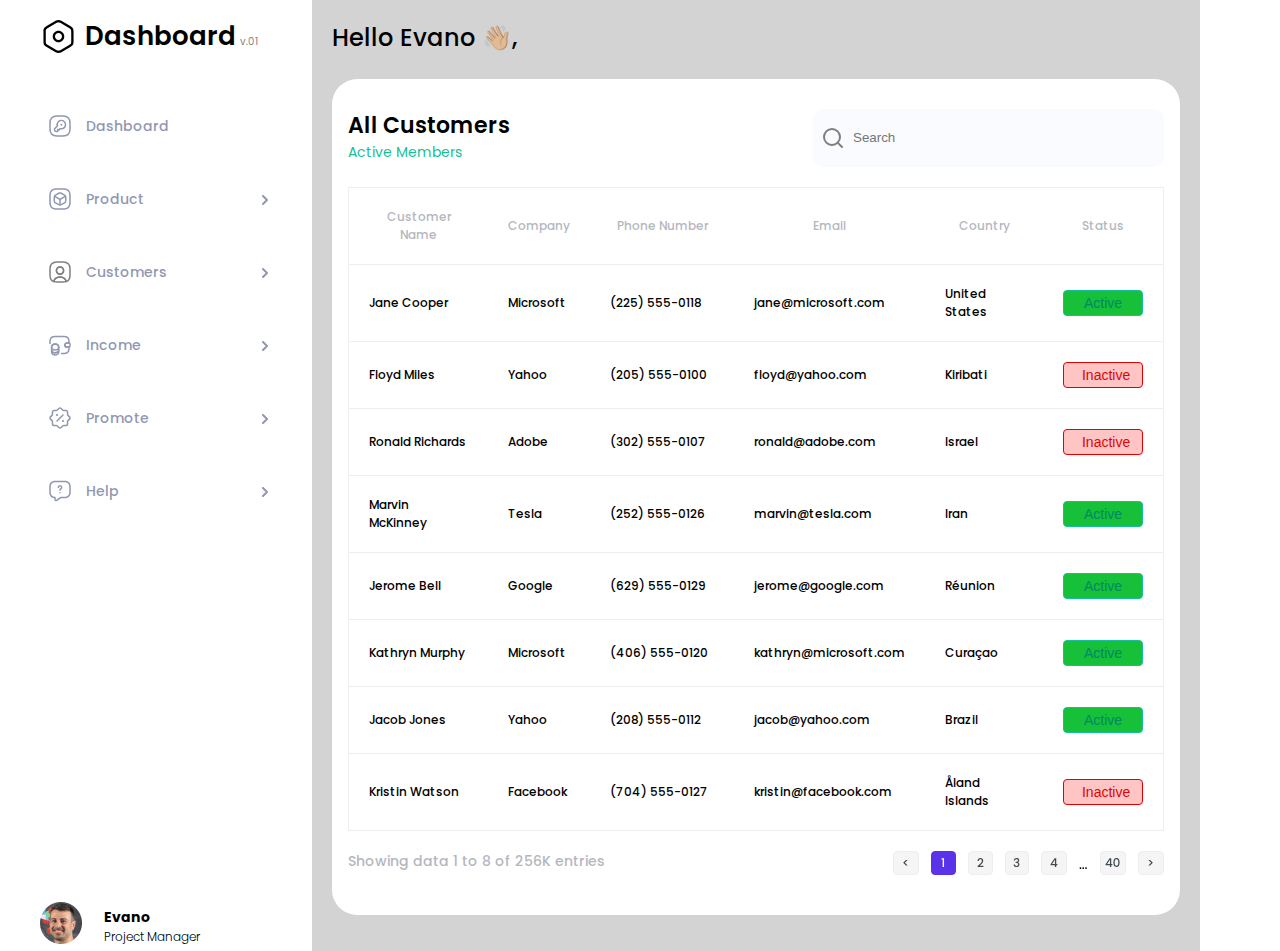
<file: index.html>
<!DOCTYPE html>
<html lang="en">
  <head>
    <meta charset="UTF-8" />
    <meta name="viewport" content="width=device-width, initial-scale=1.0" />
    <link rel="preconnect" href="https://fonts.googleapis.com" />
    <link rel="preconnect" href="https://fonts.gstatic.com" crossorigin />
    <link
      href="https://fonts.googleapis.com/css2?family=Poppins:wght@400;600;700&display=swap"
      rel="stylesheet"
    />
    <link rel="stylesheet" href="style.css" />
    <title>Dashboard</title>
  </head>
  <body>
    <div class="container">
      <div class="side-menu">
        <div>
          <div class="title-part">
            <img width="37" height="37" src="./icon/general.svg" alt="" />
            <span class="title-locat-helper">
              <h1 class="genelal-title">Dashboard</h1>
              <p class="genelal-title-version">v.01</p></span
            >
          </div>
          <div>
            <ul class="menu-list">
              <li class="menu-item">
                <div class="menu-item-name-and-icon">
                  <svg
                    width="24"
                    height="24"
                    viewBox="0 0 24 24"
                    fill="none"
                    xmlns="http://www.w3.org/2000/svg"
                    class="menu-item-img"
                  >
                    <path
                      d="M9 22H15C20 22 22 20 22 15V9C22 4 20 2 15 2H9C4 2 2 4 2 9V15C2 20 4 22 9 22Z"
                      stroke="#9197B3"
                      stroke-width="1.5"
                      stroke-linecap="round"
                      stroke-linejoin="round"
                    />
                    <path
                      d="M16.28 13.61C15.15 14.74 13.53 15.09 12.1 14.64L9.51001 17.22C9.33001 17.41 8.96001 17.53 8.69001 17.49L7.49001 17.33C7.09001 17.28 6.73001 16.9 6.67001 16.51L6.51001 15.31C6.47001 15.05 6.60001 14.68 6.78001 14.49L9.36001 11.91C8.92001 10.48 9.26001 8.86001 10.39 7.73001C12.01 6.11001 14.65 6.11001 16.28 7.73001C17.9 9.34001 17.9 11.98 16.28 13.61Z"
                      stroke="#9197B3"
                      stroke-width="1.5"
                      stroke-miterlimit="10"
                      stroke-linecap="round"
                      stroke-linejoin="round"
                    />
                    <path
                      d="M10.45 16.28L9.59998 15.42"
                      stroke="#9197B3"
                      stroke-width="1.5"
                      stroke-miterlimit="10"
                      stroke-linecap="round"
                      stroke-linejoin="round"
                    />
                    <path
                      d="M13.3945 10.7H13.4035"
                      stroke="#9197B3"
                      stroke-width="2"
                      stroke-linecap="round"
                      stroke-linejoin="round"
                    />
                  </svg>
                  <p class="menu-item-paragrapher">Dashboard</p>
                </div>
              </li>
              <li class="menu-item">
                <div class="menu-item-name-and-icon">
                  <svg
                    width="24"
                    height="24"
                    viewBox="0 0 24 24"
                    fill="none"
                    xmlns="http://www.w3.org/2000/svg"
                    class="menu-item-img"
                  >
                    <path
                      d="M15 22.75H9C3.57 22.75 1.25 20.43 1.25 15V9C1.25 3.57 3.57 1.25 9 1.25H15C20.43 1.25 22.75 3.57 22.75 9V15C22.75 20.43 20.43 22.75 15 22.75ZM9 2.75C4.39 2.75 2.75 4.39 2.75 9V15C2.75 19.61 4.39 21.25 9 21.25H15C19.61 21.25 21.25 19.61 21.25 15V9C21.25 4.39 19.61 2.75 15 2.75H9Z"
                      fill="#9197B3"
                    />
                    <path
                      d="M12.0006 13.0797C11.8706 13.0797 11.7406 13.0497 11.6206 12.9797L6.32061 9.9197C5.96061 9.7097 5.84059 9.2497 6.05059 8.8997C6.26059 8.5397 6.72061 8.4197 7.07061 8.6297L11.9906 11.4797L16.8806 8.6497C17.2406 8.4397 17.7006 8.5697 17.9006 8.9197C18.1006 9.2697 17.9806 9.7397 17.6306 9.9397L12.3706 12.9797C12.2606 13.0397 12.1306 13.0797 12.0006 13.0797Z"
                      fill="#9197B3"
                    />
                    <path
                      d="M12 18.5201C11.59 18.5201 11.25 18.1801 11.25 17.7701V12.3301C11.25 11.9201 11.59 11.5801 12 11.5801C12.41 11.5801 12.75 11.9201 12.75 12.3301V17.7701C12.75 18.1801 12.41 18.5201 12 18.5201Z"
                      fill="#9197B3"
                    />
                    <path
                      d="M12.0002 18.7498C11.4202 18.7498 10.8503 18.6198 10.3903 18.3698L7.19025 16.5898C6.23025 16.0598 5.49023 14.7898 5.49023 13.6898V10.2998C5.49023 9.20981 6.24025 7.9398 7.19025 7.3998L10.3903 5.6198C11.3103 5.1098 12.6902 5.1098 13.6102 5.6198L16.8102 7.3998C17.7702 7.9298 18.5103 9.19981 18.5103 10.2998V13.6898C18.5103 14.7798 17.7602 16.0498 16.8102 16.5898L13.6102 18.3698C13.1502 18.6298 12.5802 18.7498 12.0002 18.7498ZM12.0002 6.7498C11.6702 6.7498 11.3502 6.8098 11.1202 6.9398L7.92026 8.7198C7.43026 8.9898 6.99023 9.7498 6.99023 10.2998V13.6898C6.99023 14.2498 7.43026 14.9998 7.92026 15.2698L11.1202 17.0498C11.5802 17.3098 12.4202 17.3098 12.8802 17.0498L16.0802 15.2698C16.5702 14.9998 17.0103 14.2398 17.0103 13.6898V10.2998C17.0103 9.73981 16.5702 8.9898 16.0802 8.7198L12.8802 6.9398C12.6502 6.8098 12.3302 6.7498 12.0002 6.7498Z"
                      fill="#9197B3"
                    />
                  </svg>
                  <p class="menu-item-paragrapher">Product</p>
                </div>
                <div class="vector">
                  <svg
                    width="6"
                    height="10"
                    viewBox="0 0 6 10"
                    fill="none"
                    xmlns="http://www.w3.org/2000/svg"
                  >
                    <path
                      d="M1 9L5 5L1 1"
                      stroke="#9197B3"
                      stroke-width="2"
                      stroke-linecap="round"
                      stroke-linejoin="round"
                    />
                  </svg>
                </div>
              </li>
              <li class="menu-item">
                <div class="menu-item-name-and-icon">
                  <svg
                    width="24"
                    height="24"
                    viewBox="0 0 24 24"
                    fill="none"
                    xmlns="http://www.w3.org/2000/svg"
                    class="menu-item-img"
                  >
                    <path
                      d="M15.0006 22.7498H9.00063C7.68063 22.7498 6.58063 22.6198 5.65063 22.3398C5.31063 22.2398 5.09063 21.9098 5.11063 21.5598C5.36063 18.5698 8.39063 16.2197 12.0006 16.2197C15.6106 16.2197 18.6306 18.5598 18.8906 21.5598C18.9206 21.9198 18.7006 22.2398 18.3506 22.3398C17.4206 22.6198 16.3206 22.7498 15.0006 22.7498ZM6.72063 21.0598C7.38063 21.1898 8.13063 21.2498 9.00063 21.2498H15.0006C15.8706 21.2498 16.6206 21.1898 17.2806 21.0598C16.7506 19.1398 14.5606 17.7197 12.0006 17.7197C9.44063 17.7197 7.25063 19.1398 6.72063 21.0598Z"
                      fill="gray"
                    />
                    <path
                      d="M15 2H9C4 2 2 4 2 9V15C2 18.78 3.14 20.85 5.86 21.62C6.08 19.02 8.75 16.97 12 16.97C15.25 16.97 17.92 19.02 18.14 21.62C20.86 20.85 22 18.78 22 15V9C22 4 20 2 15 2ZM12 14.17C10.02 14.17 8.42 12.56 8.42 10.58C8.42 8.60002 10.02 7 12 7C13.98 7 15.58 8.60002 15.58 10.58C15.58 12.56 13.98 14.17 12 14.17Z"
                      stroke="gray"
                      stroke-width="1.5"
                      stroke-linecap="round"
                      stroke-linejoin="round"
                    />
                    <path
                      d="M11.9999 14.92C9.60992 14.92 7.66992 12.97 7.66992 10.58C7.66992 8.19002 9.60992 6.25 11.9999 6.25C14.3899 6.25 16.3299 8.19002 16.3299 10.58C16.3299 12.97 14.3899 14.92 11.9999 14.92ZM11.9999 7.75C10.4399 7.75 9.16992 9.02002 9.16992 10.58C9.16992 12.15 10.4399 13.42 11.9999 13.42C13.5599 13.42 14.8299 12.15 14.8299 10.58C14.8299 9.02002 13.5599 7.75 11.9999 7.75Z"
                      fill="gray"
                    />
                  </svg>
                  <p class="menu-item-paragrapher">Customers</p>
                </div>
                <div class="vector">
                  <svg
                    width="6"
                    height="10"
                    viewBox="0 0 6 10"
                    fill="none"
                    xmlns="http://www.w3.org/2000/svg"
                  >
                    <path
                      d="M1 9L5 5L1 1"
                      stroke="#9197B3"
                      stroke-width="2"
                      stroke-linecap="round"
                      stroke-linejoin="round"
                    />
                  </svg>
                </div>
              </li>
              <li class="menu-item">
                <div class="menu-item-name-and-icon">
                  <svg
                    width="24"
                    height="24"
                    viewBox="0 0 24 24"
                    fill="none"
                    xmlns="http://www.w3.org/2000/svg"
                    class="menu-item-img"
                  >
                    <path
                      d="M10.7516 16.8604V18.8904C10.7516 20.6104 9.15158 22.0004 7.18158 22.0004C5.21158 22.0004 3.60156 20.6104 3.60156 18.8904V16.8604C3.60156 18.5804 5.20158 19.8004 7.18158 19.8004C9.15158 19.8004 10.7516 18.5704 10.7516 16.8604Z"
                      stroke="#9197B3"
                      stroke-width="1.5"
                      stroke-linecap="round"
                      stroke-linejoin="round"
                    />
                    <path
                      d="M10.7501 14.11C10.7501 14.61 10.6101 15.07 10.3701 15.47C9.78006 16.44 8.57004 17.05 7.17004 17.05C5.77004 17.05 4.56003 16.43 3.97003 15.47C3.73003 15.07 3.59009 14.61 3.59009 14.11C3.59009 13.25 3.99007 12.48 4.63007 11.92C5.28007 11.35 6.17003 11.01 7.16003 11.01C8.15003 11.01 9.04006 11.36 9.69006 11.92C10.3501 12.47 10.7501 13.25 10.7501 14.11Z"
                      stroke="#9197B3"
                      stroke-width="1.5"
                      stroke-linecap="round"
                      stroke-linejoin="round"
                    />
                    <path
                      d="M10.7516 14.11V16.86C10.7516 18.58 9.15158 19.8 7.18158 19.8C5.21158 19.8 3.60156 18.57 3.60156 16.86V14.11C3.60156 12.39 5.20158 11 7.18158 11C8.17158 11 9.06161 11.35 9.71161 11.91C10.3516 12.47 10.7516 13.25 10.7516 14.11Z"
                      stroke="#9197B3"
                      stroke-width="1.5"
                      stroke-linecap="round"
                      stroke-linejoin="round"
                    />
                    <path
                      d="M22 10.9699V13.03C22 13.58 21.56 14.0299 21 14.0499H19.0399C17.9599 14.0499 16.97 13.2599 16.88 12.1799C16.82 11.5499 17.0599 10.9599 17.4799 10.5499C17.8499 10.1699 18.36 9.94995 18.92 9.94995H21C21.56 9.96995 22 10.4199 22 10.9699Z"
                      stroke="#9197B3"
                      stroke-width="1.5"
                      stroke-linecap="round"
                      stroke-linejoin="round"
                    />
                    <path
                      d="M2 10.5V8.5C2 5.78 3.64 3.88 6.19 3.56C6.45 3.52 6.72 3.5 7 3.5H16C16.26 3.5 16.51 3.50999 16.75 3.54999C19.33 3.84999 21 5.76 21 8.5V9.95001H18.92C18.36 9.95001 17.85 10.17 17.48 10.55C17.06 10.96 16.82 11.55 16.88 12.18C16.97 13.26 17.96 14.05 19.04 14.05H21V15.5C21 18.5 19 20.5 16 20.5H13.5"
                      stroke="#9197B3"
                      stroke-width="1.5"
                      stroke-linecap="round"
                      stroke-linejoin="round"
                    />
                  </svg>
                  <p class="menu-item-paragrapher">Income</p>
                </div>
                <div class="vector">
                  <svg
                    width="6"
                    height="10"
                    viewBox="0 0 6 10"
                    fill="none"
                    xmlns="http://www.w3.org/2000/svg"
                  >
                    <path
                      d="M1 9L5 5L1 1"
                      stroke="#9197B3"
                      stroke-width="2"
                      stroke-linecap="round"
                      stroke-linejoin="round"
                    />
                  </svg>
                </div>
              </li>
              <li class="menu-item">
                <div class="menu-item-name-and-icon">
                  <svg
                    width="24"
                    height="24"
                    viewBox="0 0 24 24"
                    fill="none"
                    xmlns="http://www.w3.org/2000/svg"
                    class="menu-item-img"
                  >
                    <path
                      d="M12 22.7503C11.37 22.7503 10.78 22.5104 10.34 22.0604L8.82001 20.5404C8.70001 20.4204 8.38 20.2904 8.22 20.2904H6.06C4.76 20.2904 3.70999 19.2403 3.70999 17.9403V15.7804C3.70999 15.6204 3.57999 15.3004 3.45999 15.1804L1.94 13.6604C1.5 13.2204 1.25 12.6303 1.25 12.0003C1.25 11.3703 1.49 10.7803 1.94 10.3403L3.45999 8.82028C3.57999 8.70028 3.70999 8.3803 3.70999 8.2203V6.06039C3.70999 4.76039 4.76 3.71029 6.06 3.71029H8.22C8.38 3.71029 8.70001 3.58029 8.82001 3.46029L10.34 1.94027C11.22 1.06027 12.78 1.06027 13.66 1.94027L15.18 3.46029C15.3 3.58029 15.62 3.71029 15.78 3.71029H17.94C19.24 3.71029 20.29 4.76039 20.29 6.06039V8.2203C20.29 8.3803 20.42 8.70028 20.54 8.82028L22.06 10.3403C22.5 10.7803 22.75 11.3703 22.75 12.0003C22.75 12.6303 22.51 13.2204 22.06 13.6604L20.54 15.1804C20.42 15.3004 20.29 15.6204 20.29 15.7804V17.9403C20.29 19.2403 19.24 20.2904 17.94 20.2904H15.78C15.62 20.2904 15.3 20.4204 15.18 20.5404L13.66 22.0604C13.22 22.5104 12.63 22.7503 12 22.7503ZM4.51999 14.1203C4.91999 14.5203 5.20999 15.2204 5.20999 15.7804V17.9403C5.20999 18.4103 5.59 18.7904 6.06 18.7904H8.22C8.78 18.7904 9.48001 19.0803 9.88 19.4803L11.4 21.0003C11.72 21.3203 12.28 21.3203 12.6 21.0003L14.12 19.4803C14.52 19.0803 15.22 18.7904 15.78 18.7904H17.94C18.41 18.7904 18.79 18.4103 18.79 17.9403V15.7804C18.79 15.2204 19.08 14.5203 19.48 14.1203L21 12.6003C21.16 12.4403 21.25 12.2303 21.25 12.0003C21.25 11.7703 21.16 11.5604 21 11.4004L19.48 9.88034C19.08 9.48034 18.79 8.7803 18.79 8.2203V6.06039C18.79 5.59039 18.41 5.21029 17.94 5.21029H15.78C15.22 5.21029 14.52 4.92035 14.12 4.52035L12.6 3.00033C12.28 2.68033 11.72 2.68033 11.4 3.00033L9.88 4.52035C9.48001 4.92035 8.78 5.21029 8.22 5.21029H6.06C5.59 5.21029 5.20999 5.59039 5.20999 6.06039V8.2203C5.20999 8.7803 4.91999 9.48034 4.51999 9.88034L3 11.4004C2.84 11.5604 2.75 11.7703 2.75 12.0003C2.75 12.2303 2.84 12.4403 3 12.6003L4.51999 14.1203Z"
                      fill="#9197B3"
                    />
                    <path
                      d="M15.0002 16C14.4402 16 13.9902 15.55 13.9902 15C13.9902 14.45 14.4402 14 14.9902 14C15.5402 14 15.9902 14.45 15.9902 15C15.9902 15.55 15.5502 16 15.0002 16Z"
                      fill="#9197B3"
                    />
                    <path
                      d="M9.01001 10C8.45001 10 8 9.55 8 9C8 8.45 8.45 8 9 8C9.55 8 10 8.45 10 9C10 9.55 9.56001 10 9.01001 10Z"
                      fill="#9197B3"
                    />
                    <path
                      d="M8.99945 15.7495C8.80945 15.7495 8.61945 15.6795 8.46945 15.5295C8.17945 15.2395 8.17945 14.7595 8.46945 14.4695L14.4695 8.46945C14.7595 8.17945 15.2395 8.17945 15.5295 8.46945C15.8195 8.75945 15.8195 9.23951 15.5295 9.52951L9.52945 15.5295C9.37945 15.6795 9.18945 15.7495 8.99945 15.7495Z"
                      fill="#9197B3"
                    />
                  </svg>
                  <p class="menu-item-paragrapher">Promote</p>
                </div>
                <div class="vector">
                  <svg
                    width="6"
                    height="10"
                    viewBox="0 0 6 10"
                    fill="none"
                    xmlns="http://www.w3.org/2000/svg"
                  >
                    <path
                      d="M1 9L5 5L1 1"
                      stroke="#9197B3"
                      stroke-width="2"
                      stroke-linecap="round"
                      stroke-linejoin="round"
                    />
                  </svg>
                </div>
              </li>
              <li class="menu-item">
                <div class="menu-item-name-and-icon">
                  <svg
                    width="24"
                    height="24"
                    viewBox="0 0 24 24"
                    fill="none"
                    xmlns="http://www.w3.org/2000/svg"
                    class="menu-item-img"
                  >
                    <path
                      d="M8 22.3199C7.72 22.3199 7.42998 22.2499 7.16998 22.1099C6.59998 21.8099 6.25 21.2099 6.25 20.5699V19.15C3.23 18.84 1.25 16.6199 1.25 13.4399V7.43994C1.25 3.99994 3.56 1.68994 7 1.68994H17C20.44 1.68994 22.75 3.99994 22.75 7.43994V13.4399C22.75 16.8799 20.44 19.1899 17 19.1899H13.23L8.96997 22.03C8.67997 22.22 8.34 22.3199 8 22.3199ZM7 3.17993C4.42 3.17993 2.75 4.84993 2.75 7.42993V13.43C2.75 16.01 4.42 17.68 7 17.68C7.41 17.68 7.75 18.02 7.75 18.43V20.56C7.75 20.69 7.83 20.75 7.88 20.78C7.93001 20.81 8.03001 20.84 8.14001 20.77L12.59 17.81C12.71 17.73 12.86 17.68 13.01 17.68H17.01C19.59 17.68 21.26 16.01 21.26 13.43V7.42993C21.26 4.84993 19.59 3.17993 17.01 3.17993H7Z"
                      fill="#9197B3"
                    />
                    <path
                      d="M11.9998 12.1099C11.5898 12.1099 11.2498 11.7699 11.2498 11.3599V11.1499C11.2498 9.9899 12.0998 9.41989 12.4198 9.19989C12.7898 8.94989 12.9098 8.7799 12.9098 8.5199C12.9098 8.0199 12.4998 7.60986 11.9998 7.60986C11.4998 7.60986 11.0898 8.0199 11.0898 8.5199C11.0898 8.9299 10.7498 9.2699 10.3398 9.2699C9.92984 9.2699 9.58984 8.9299 9.58984 8.5199C9.58984 7.1899 10.6698 6.10986 11.9998 6.10986C13.3298 6.10986 14.4098 7.1899 14.4098 8.5199C14.4098 9.6599 13.5698 10.2299 13.2598 10.4399C12.8698 10.6999 12.7498 10.8699 12.7498 11.1499V11.3599C12.7498 11.7799 12.4098 12.1099 11.9998 12.1099Z"
                      fill="#9197B3"
                    />
                    <path
                      d="M12 14.6001C11.58 14.6001 11.25 14.2601 11.25 13.8501C11.25 13.4401 11.59 13.1001 12 13.1001C12.41 13.1001 12.75 13.4401 12.75 13.8501C12.75 14.2601 12.42 14.6001 12 14.6001Z"
                      fill="#9197B3"
                    />
                  </svg>
                  <p class="menu-item-paragrapher">Help</p>
                </div>
                <div class="vector">
                  <svg
                    width="6"
                    height="10"
                    viewBox="0 0 6 10"
                    fill="none"
                    xmlns="http://www.w3.org/2000/svg"
                  >
                    <path
                      d="M1 9L5 5L1 1"
                      stroke="#9197B3"
                      stroke-width="2"
                      stroke-linecap="round"
                      stroke-linejoin="round"
                    />
                  </svg>
                </div>
              </li>
            </ul>
          </div>
        </div>
                <div class="container-link-for-mob" >
          <a href="./generalSideMob.html" class="link-for-mob navigation">All Customers</a>
        </div>
        <div class="users-info">
          <div>
            <img class="users-photo" src="./icon/evano.jpeg" alt="" />
          </div>
          <div>
            <h3 class="users-name">Evano</h3>
            <p class="users-position">Project Manager</p>
          </div>
        </div>
      </div>

      <div class="general-side">
        <div class="msg-hello-container">
          <h2 class="msg-hello">Hello Evano 👋🏼,</h2>
        </div>
        <div class="table-container">
          <div class="header-of-the-table">
            <div class="header-of-the-table-text-area">
              <h3 class="all-custs-title">All Customers</h3>
              <p class="active-members">Active Members</p>
            </div>
            <div class="header-of-the-table-input-area">
              <span class="icon"
                ><img width="24" height="24" src="./icon/search.svg" alt=""
              /></span>
              <input
                class="input-area"
                type="text"
                id="myInput"
                placeholder="Search"
              />
            </div>
          </div>

          <table class="table">
            <tr class="table-row">
              <th>Customer Name</th>
              <th>Company</th>
              <th>Phone Number</th>
              <th>Email</th>
              <th>Country</th>
              <th>Status</th>
            </tr>
            <tr class="table-row">
              <td>Jane Cooper</td>
              <td>Microsoft</td>
              <td>(225) 555-0118</td>
              <td>jane@microsoft.com</td>
              <td>United States</td>
              <td>
                <div>
                  <button class="btn active">Active</button>
                </div>
              </td>
            </tr>
            <tr class="table-row">
              <td>Floyd Miles</td>
              <td>Yahoo</td>
              <td>(205) 555-0100</td>
              <td>floyd@yahoo.com</td>
              <td>Kiribati</td>
              <td>
                <div>
                  <button class="btn inactive">Inactive</button>
                </div>
              </td>
            </tr>
            <tr class="table-row">
              <td>Ronald Richards</td>
              <td>Adobe</td>
              <td>(302) 555-0107</td>
              <td>ronald@adobe.com</td>
              <td>Israel</td>
              <td>
                <div>
                  <button class="btn inactive">Inactive</button>
                </div>
              </td>
            </tr>
            <tr class="table-row">
              <td>Marvin McKinney</td>
              <td>Tesla</td>
              <td>(252) 555-0126</td>
              <td>marvin@tesla.com</td>
              <td>Iran</td>
              <td>
                <div>
                  <button class="btn active">Active</button>
                </div>
              </td>
            </tr>
            <tr class="table-row">
              <td>Jerome Bell</td>
              <td>Google</td>
              <td>(629) 555-0129</td>
              <td>jerome@google.com</td>
              <td>Réunion</td>
              <td>
                <div>
                  <button class="btn active">Active</button>
                </div>
              </td>
            </tr>
            <tr class="table-row">
              <td>Kathryn Murphy</td>
              <td>Microsoft</td>
              <td>(406) 555-0120</td>
              <td>kathryn@microsoft.com</td>
              <td>Curaçao</td>
              <td>
                <div>
                  <button class="btn active">Active</button>
                </div>
              </td>
            </tr>
            <tr class="table-row">
              <td>Jacob Jones</td>
              <td>Yahoo</td>
              <td>(208) 555-0112</td>
              <td>jacob@yahoo.com</td>
              <td>Brazil</td>
              <td>
                <div>
                  <button class="btn active">Active</button>
                </div>
              </td>
            </tr>
            <tr class="table-row">
              <td>Kristin Watson</td>
              <td>Facebook</td>
              <td>(704) 555-0127</td>
              <td>kristin@facebook.com</td>
              <td>Åland Islands</td>
              <td>
                <div>
                  <button class="btn inactive">Inactive</button>
                </div>
              </td>
            </tr>
          </table>
          <div class="footer-of-table">
            <p class="showing-data">Showing data 1 to 8 of 256K entries</p>
            <img
              class="pgination"
              width="271"
              height="24"
              src="./icon/pgination.svg"
              alt=""
            />
          </div>
        </div>
      </div>
    </div>
    <script src="./index.js"></script>
  </body>
</html>
</file>
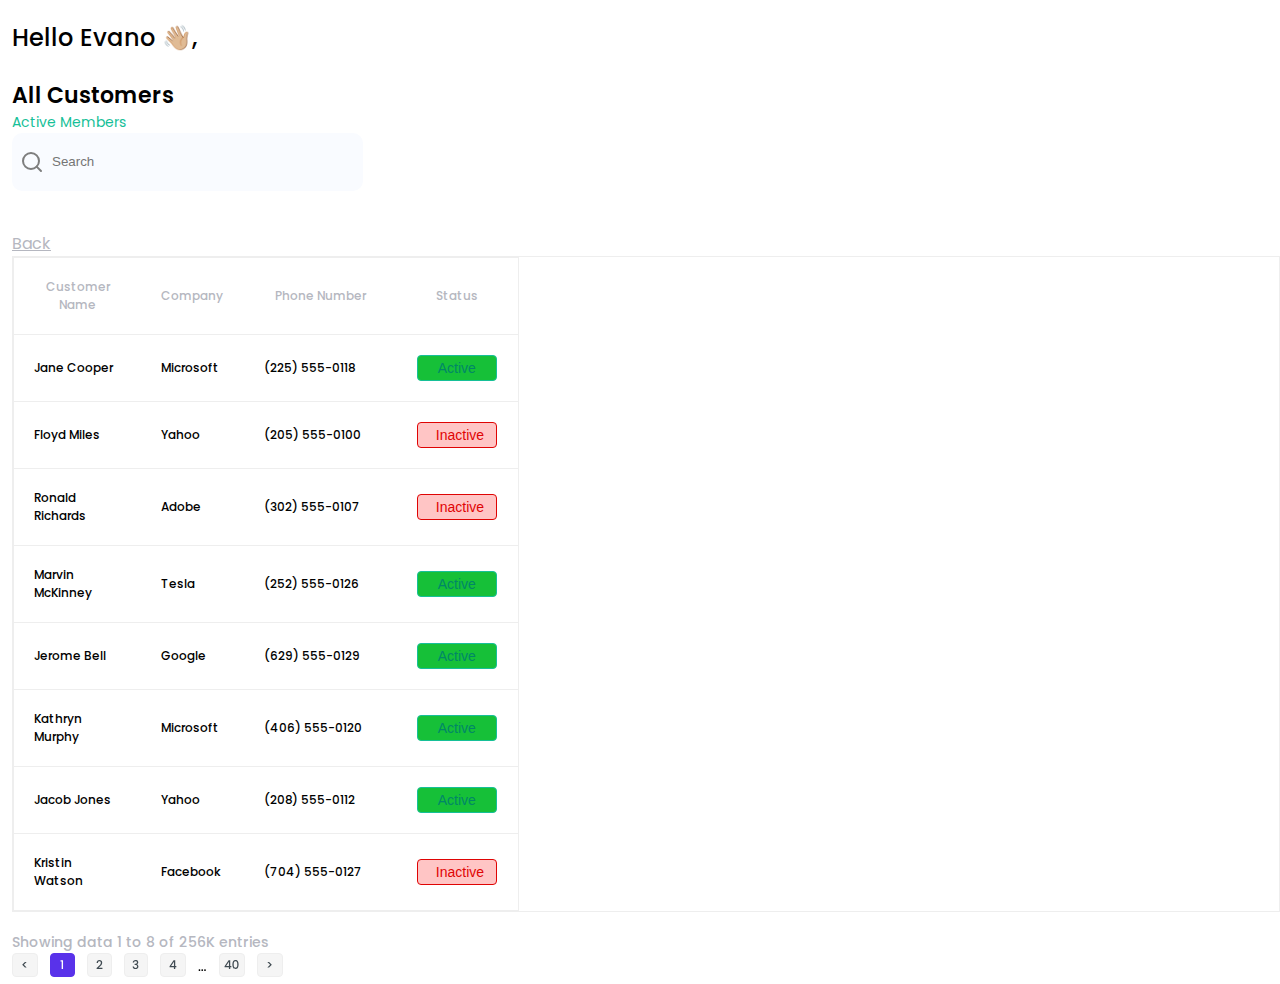
<file: generalSideMob.html>
<!DOCTYPE html>
<html lang="en">
  <head>
    <meta charset="UTF-8" />
    <meta name="viewport" content="width=device-width, initial-scale=1.0" />
    <link rel="preconnect" href="https://fonts.googleapis.com" />
    <link rel="preconnect" href="https://fonts.gstatic.com" crossorigin />
    <link
      href="https://fonts.googleapis.com/css2?family=Poppins:wght@400;600;700&display=swap"
      rel="stylesheet"
    />
    <link rel="stylesheet" href="style.css" />
    <title>Document</title>
  </head>
  <body>
    <div class="container-mob">
      <div class="generalSideMob">
        <div class="msg-hello-container">
          <h2 class="msg-hello">Hello Evano 👋🏼,</h2>
        </div>
        <div class="table-container-mob">
          <div class="header-of-the-table-mob">
            <div class="header-of-the-table-text-area">
              <h3 class="all-custs-title">All Customers</h3>
              <p class="active-members">Active Members</p>
            </div>
            <div class="header-of-the-table-input-area">
              <span class="icon"
                ><img width="24" height="24" src="./icon/search.svg" alt=""
              /></span>
              <input
                class="input-area"
                type="text"
                id="myInput"
                placeholder="Search"
              />
            </div>
          </div>
          <a href="./index.html" class="navigation">Back</a>

          <table class="table tableMob">
            <tr class="table-row">
              <th>Customer Name</th>
              <th>Company</th>
              <th>Phone Number</th>
              <th>Status</th>
            </tr>
            <tr class="table-row">
              <td>Jane Cooper</td>
              <td>Microsoft</td>
              <td>(225) 555-0118</td>
              <td>
                <div>
                  <button class="btn active">Active</button>
                </div>
              </td>
            </tr>
            <tr class="table-row">
              <td>Floyd Miles</td>
              <td>Yahoo</td>
              <td>(205) 555-0100</td>
              <td>
                <div>
                  <button class="btn inactive">Inactive</button>
                </div>
              </td>
            </tr>
            <tr class="table-row">
              <td>Ronald Richards</td>
              <td>Adobe</td>
              <td>(302) 555-0107</td>
              <td>
                <div>
                  <button class="btn inactive">Inactive</button>
                </div>
              </td>
            </tr>
            <tr class="table-row">
              <td>Marvin McKinney</td>
              <td>Tesla</td>
              <td>(252) 555-0126</td>
              <td>
                <div>
                  <button class="btn active">Active</button>
                </div>
              </td>
            </tr>
            <tr class="table-row">
              <td>Jerome Bell</td>
              <td>Google</td>
              <td>(629) 555-0129</td>
              <td>
                <div>
                  <button class="btn active">Active</button>
                </div>
              </td>
            </tr>
            <tr class="table-row">
              <td>Kathryn Murphy</td>
              <td>Microsoft</td>
              <td>(406) 555-0120</td>
              <td>
                <div>
                  <button class="btn active">Active</button>
                </div>
              </td>
            </tr>
            <tr class="table-row">
              <td>Jacob Jones</td>
              <td>Yahoo</td>
              <td>(208) 555-0112</td>
              <td>
                <div>
                  <button class="btn active">Active</button>
                </div>
              </td>
            </tr>
            <tr class="table-row">
              <td>Kristin Watson</td>
              <td>Facebook</td>
              <td>(704) 555-0127</td>
              <td>
                <div>
                  <button class="btn inactive">Inactive</button>
                </div>
              </td>
            </tr>
          </table>
          <div class="footer-of-table-mob">
            <p class="showing-data">Showing data 1 to 8 of 256K entries</p>
            <img
              class="pgination"
              width="271"
              height="24"
              src="./icon/pgination.svg"
              alt=""
            />
          </div>
        </div>
      </div>
    </div>
    <script src="./index.js"></script>
  </body>
</html>
</file>
<file: style.css>
body {
    margin: 0;
    font-family: "Poppins", sans-serif;
    ;
}


ul{
    list-style: none;
}
h3{
    margin: 0;
}

button{
    width: 100%;
    cursor: pointer;
}


.container {
    width: 100%;
}

.genelal-title {
    font-weight: 600;
    font-size: 26px;
    margin-left: 8px;
    margin-right: 4px;
}

.genelal-title-version {
    font-size: 10px;
    color: #838383;
}

.title-part {
    display: flex;
    align-items: center;
    padding-left: 40px;
}

.title-locat-helper {
    display: flex;
    align-items: baseline
}


.menu-item:hover {
    background-color: #5932EA;
}

.menu-item-name-and-icon {
    display: flex;
    align-items: center
}


.menu-item-img {
    margin-right: 14px;
}

.menu-item-paragrapher {
    color: #9197B3;
    font-weight: 500;
    font-size: 14px;
}

.menu-item:hover path {
    stroke: #FFFFFF;
}

.menu-item:hover .menu-item-paragrapher {
    color: white;
}

.users-info {
    display: flex;
    align-items: center;
}

.users-photo {
    margin-right: 22px;
    margin-left: 40px;
}

.users-name {
    font-size: 14px;
}

.users-position {
    margin: 0;
    font-size: 12px;
    font-weight: 300;
}


.btn {
    width: 80px;
    border: none;
    border-radius: 4px;
    padding: 4px 18px;
    font-weight: 500;
    font-size: 14px;
}

.active {
    background-color: #16C038;
    color: #008767;
    border: 1px solid #16C098;
}

.inactive {
    color: #DF0404;
    background-color: #FFC5C5;
    border: 1px solid #DF0404;
}


.all-custs-title {
    font-weight: 600;
    font-size: 22px;
}

.active-members {
    color: #16C098;
    font-size: 14px;
    margin: 0;
}

.input-area {
    border: none;
    max-width: 216px;
    height: 38px;
    border-radius: 10px;
    background-color: #F9FBFF;
    padding: 10px 134px 10px 40px;
}

.header-of-the-table-input-area {
    position: relative;
}

.header-of-the-table-input-area .icon {
    position: absolute;
    margin-left: 8px;
    margin-top: 17px;
    z-index: 1;
}


.showing-data {
    color: #B5B7C0;
    margin: 0;
    font-weight: 500;
    font-size: 14px;
}


.table-row {
    border: 1px solid #EEEEEE;
    padding: 4px;
}



.footer-of-table {
    display: flex;
    justify-content: space-between;
}



.msg-hello {
    font-weight: 500;
    font-size: 24px;
    margin-bottom: 24px;
}

@media screen and (min-width:424px) and (max-width: 1199px) {
    .container {
        width: 428px;
        }
}

.container-mob {
    margin-left: 12px;
}

.side-menu {
    background-color: rgb(255, 255, 255);
    display: flex;
    flex-direction: column;
    justify-content: space-between
}

.container-link-for-mob {
    display: flex;
    justify-content: center;
    margin-top: 16px;
    margin-bottom: 16px;
}



.tableMob {
    display: flex;
    table-layout: fixed;
    width: 100%;
    border-collapse: collapse;
}



.menu-item {
    display: flex;
    align-items: center;
    width: 220px;
    justify-content: space-between;
    margin-right: 24px;
    padding: 4px 4px;
    border-radius: 10px;
}

.generalSideMob {
    display: flex;
    flex-direction: column;
    padding-left: 0;
}

.table-container-mob {
    border-radius: 3%;
    padding-left: 0px;
    padding-right: 0px;
}


th:nth-child(1) {
    width: 10px;
}

th:nth-child(2) {
    width: 10px;
}

th:nth-child(3) {
    width: 0px;
}

th:nth-child(4) {
    width: 10px;
}



.general-side {
    background-color: lightgray;
    padding-bottom: 56px;
}


.header-of-the-table-mob {
    justify-content: space-between;
    margin-bottom: 40px;
}


th,
td {
    padding: 12px;
    font-weight: 500;
    font-size: 14px;
}

th {
    color: #B5B7C0;
}


@media  screen and (max-width: 1199px) {
.general-side {
    display: none;
    }
}

@media screen and (min-width: 1200px){
.container {
    max-width: 1200px;
    display: flex; 
    justify-content: center; 
    }

.menu-item {
    display: flex;
    align-items: center;
    justify-content: space-between;
    margin-right: 36px;
    padding: 12px 8px;
    border-radius: 10px;
}

.table-container {
    padding-left: 16px;
    padding-right: 16px;
}

table {
    table-layout: fixed;
    border-collapse: collapse;
    border: 1px solid #EEEEEE;
    margin-bottom: 20px;
}

 th:nth-child(1) {
     width: 25%;
 }

 th:nth-child(2) {
     width: 5%;
 }

 th:nth-child(3) {
     width: 30%;
 }

 th:nth-child(4) {
     width: 20%;
 }

 th:nth-child(5) {
     width: 20%;
 }

 th:nth-child(6) {
     width: 5%;
 }
 th,
 td {
     padding: 20px;
     font-weight: 500;
     font-size: 12px;
 }

 th {
     color: #B5B7C0;
 }


.link-for-mob{
    display: none;
}


.side-menu{
    background-color: rgb(255, 255, 255);
    display: flex;
    flex-direction: column;
    justify-content: space-between
}


.general-side{
    padding-left: 20px;
    background-color: lightgray;
    padding-right: 20px;
    padding-bottom: 36px;
}


.header-of-the-table{
    display: flex;
    justify-content: space-between;
    margin-bottom: 20px;
}


.table-container{
    background-color: #FFFFFF;
    border-radius: 3%;
    padding-top: 30px;
    padding-bottom: 40px;
}

}



.navigation{
    color:#B5B7C0;
}

.navigation:hover{
    color: #4f4f53;
}
</file>
